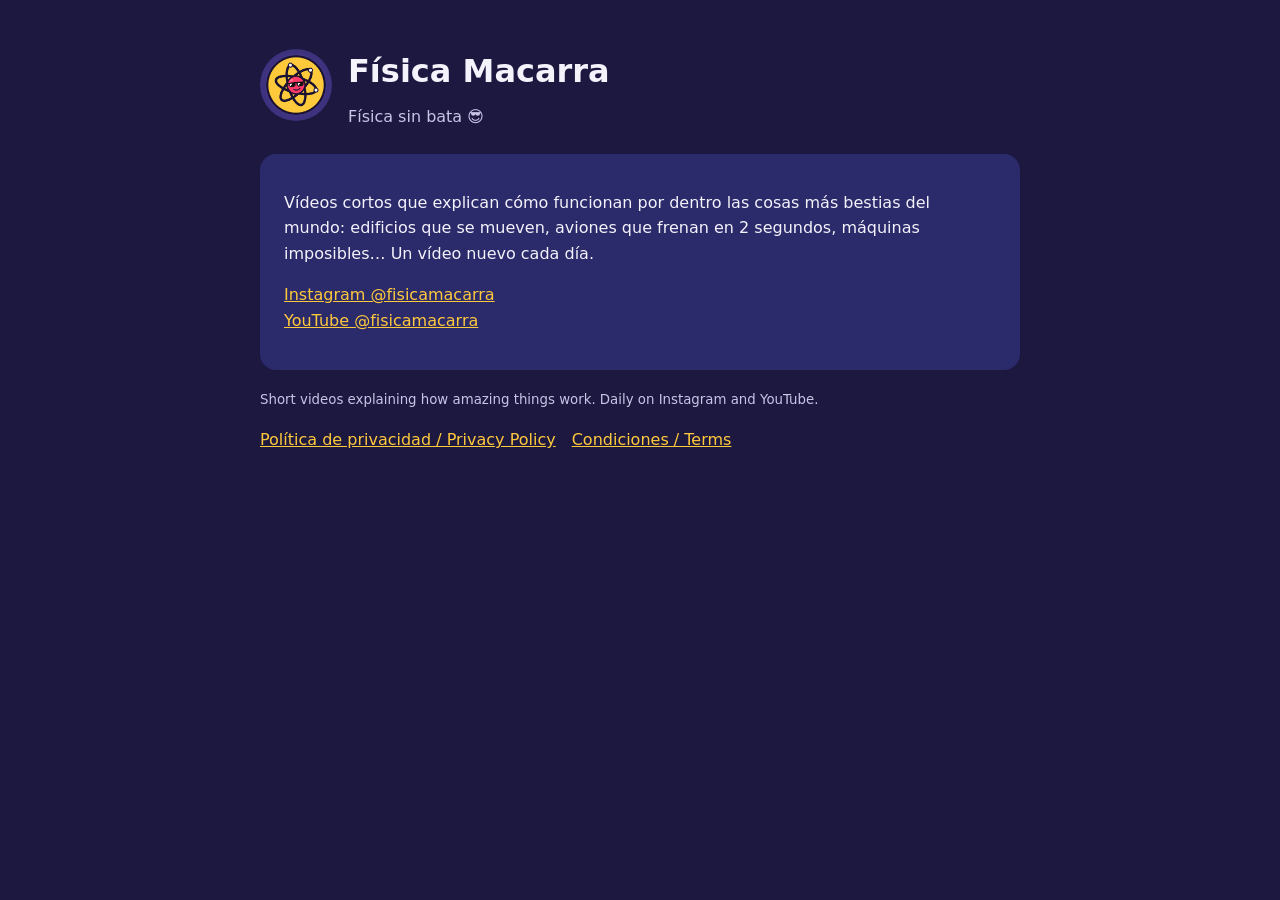
<file: index.html>
<!doctype html><html lang="es"><head><meta charset="utf-8"><meta name="viewport" content="width=device-width,initial-scale=1"><title>Física Macarra</title><link rel="stylesheet" href="estilo.css"><link rel="icon" href="logo.png"></head><body><main>
<div class="top"><img src="logo.png" alt="Logo de Física Macarra"><div><h1>Física Macarra</h1><div class="mut">Física sin bata 😎</div></div></div>
<div class="card"><p>Vídeos cortos que explican cómo funcionan por dentro las cosas más bestias del mundo: edificios que se mueven, aviones que frenan en 2 segundos, máquinas imposibles… Un vídeo nuevo cada día.</p>
<p><a href="https://www.instagram.com/fisicamacarra">Instagram @fisicamacarra</a><br><a href="https://www.youtube.com/@fisicamacarra">YouTube @fisicamacarra</a></p></div>
<p class="mut"><small>Short videos explaining how amazing things work. Daily on Instagram and YouTube.</small></p>
<nav><a href="privacidad.html">Política de privacidad / Privacy Policy</a><a href="condiciones.html">Condiciones / Terms</a></nav>
</main></body></html>
</file>
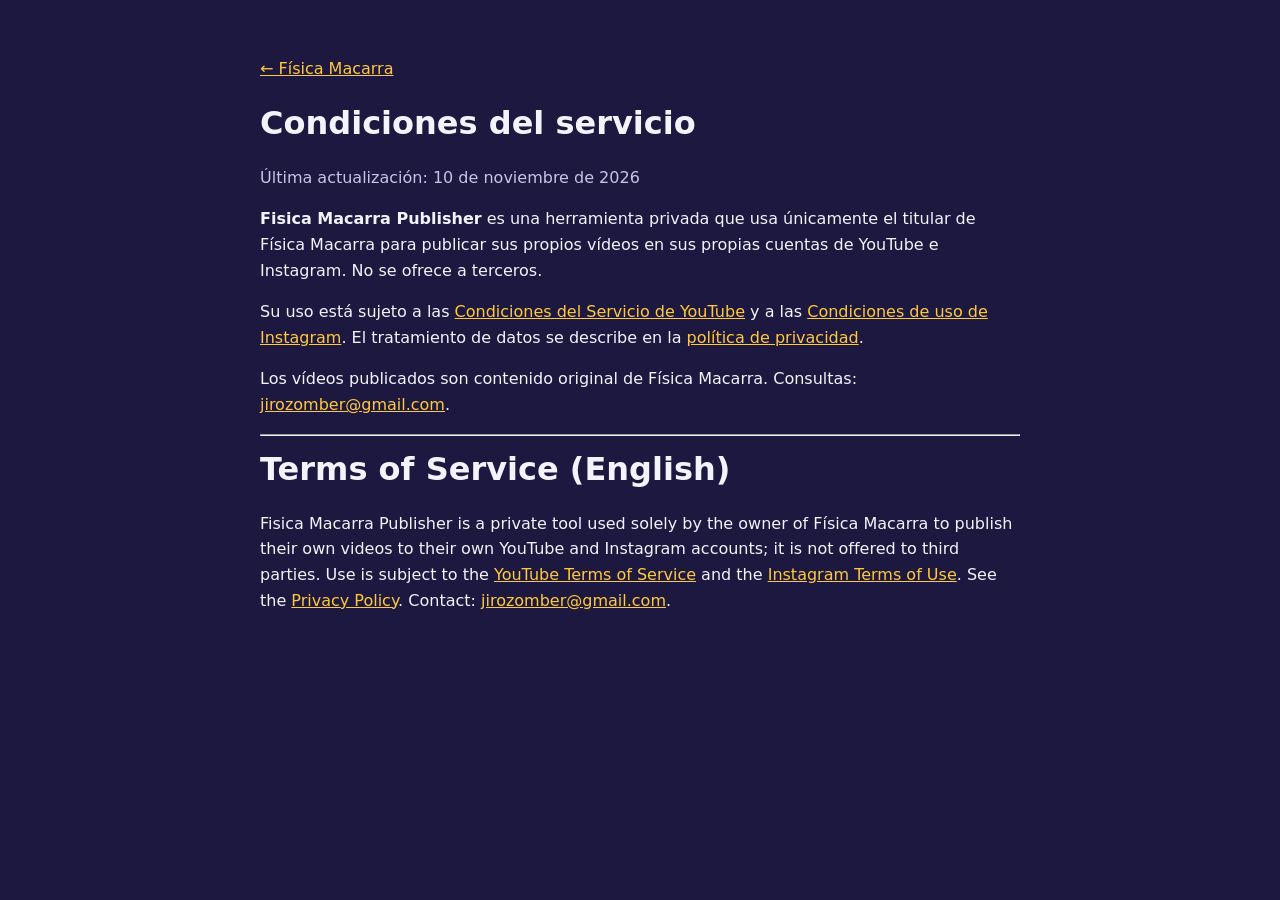
<file: condiciones.html>
<!doctype html><html lang="es"><head><meta charset="utf-8"><meta name="viewport" content="width=device-width,initial-scale=1"><title>Condiciones del servicio · Física Macarra</title><link rel="stylesheet" href="estilo.css"><link rel="icon" href="logo.png"></head><body><main>
<p><a href="index.html">← Física Macarra</a></p>
<h1>Condiciones del servicio</h1><p class="mut">Última actualización: 10 de noviembre de 2026</p>
<p><strong>Fisica Macarra Publisher</strong> es una herramienta privada que usa únicamente el titular de Física Macarra para publicar sus propios vídeos en sus propias cuentas de YouTube e Instagram. No se ofrece a terceros.</p>
<p>Su uso está sujeto a las <a href="https://www.youtube.com/t/terms">Condiciones del Servicio de YouTube</a> y a las <a href="https://help.instagram.com/581066165581870">Condiciones de uso de Instagram</a>. El tratamiento de datos se describe en la <a href="privacidad.html">política de privacidad</a>.</p>
<p>Los vídeos publicados son contenido original de Física Macarra. Consultas: <a href="mailto:jirozomber@gmail.com">jirozomber@gmail.com</a>.</p>
<hr>
<h1>Terms of Service (English)</h1>
<p>Fisica Macarra Publisher is a private tool used solely by the owner of Física Macarra to publish their own videos to their own YouTube and Instagram accounts; it is not offered to third parties. Use is subject to the <a href="https://www.youtube.com/t/terms">YouTube Terms of Service</a> and the <a href="https://help.instagram.com/581066165581870">Instagram Terms of Use</a>. See the <a href="privacidad.html">Privacy Policy</a>. Contact: <a href="mailto:jirozomber@gmail.com">jirozomber@gmail.com</a>.</p>
</main></body></html>
</file>
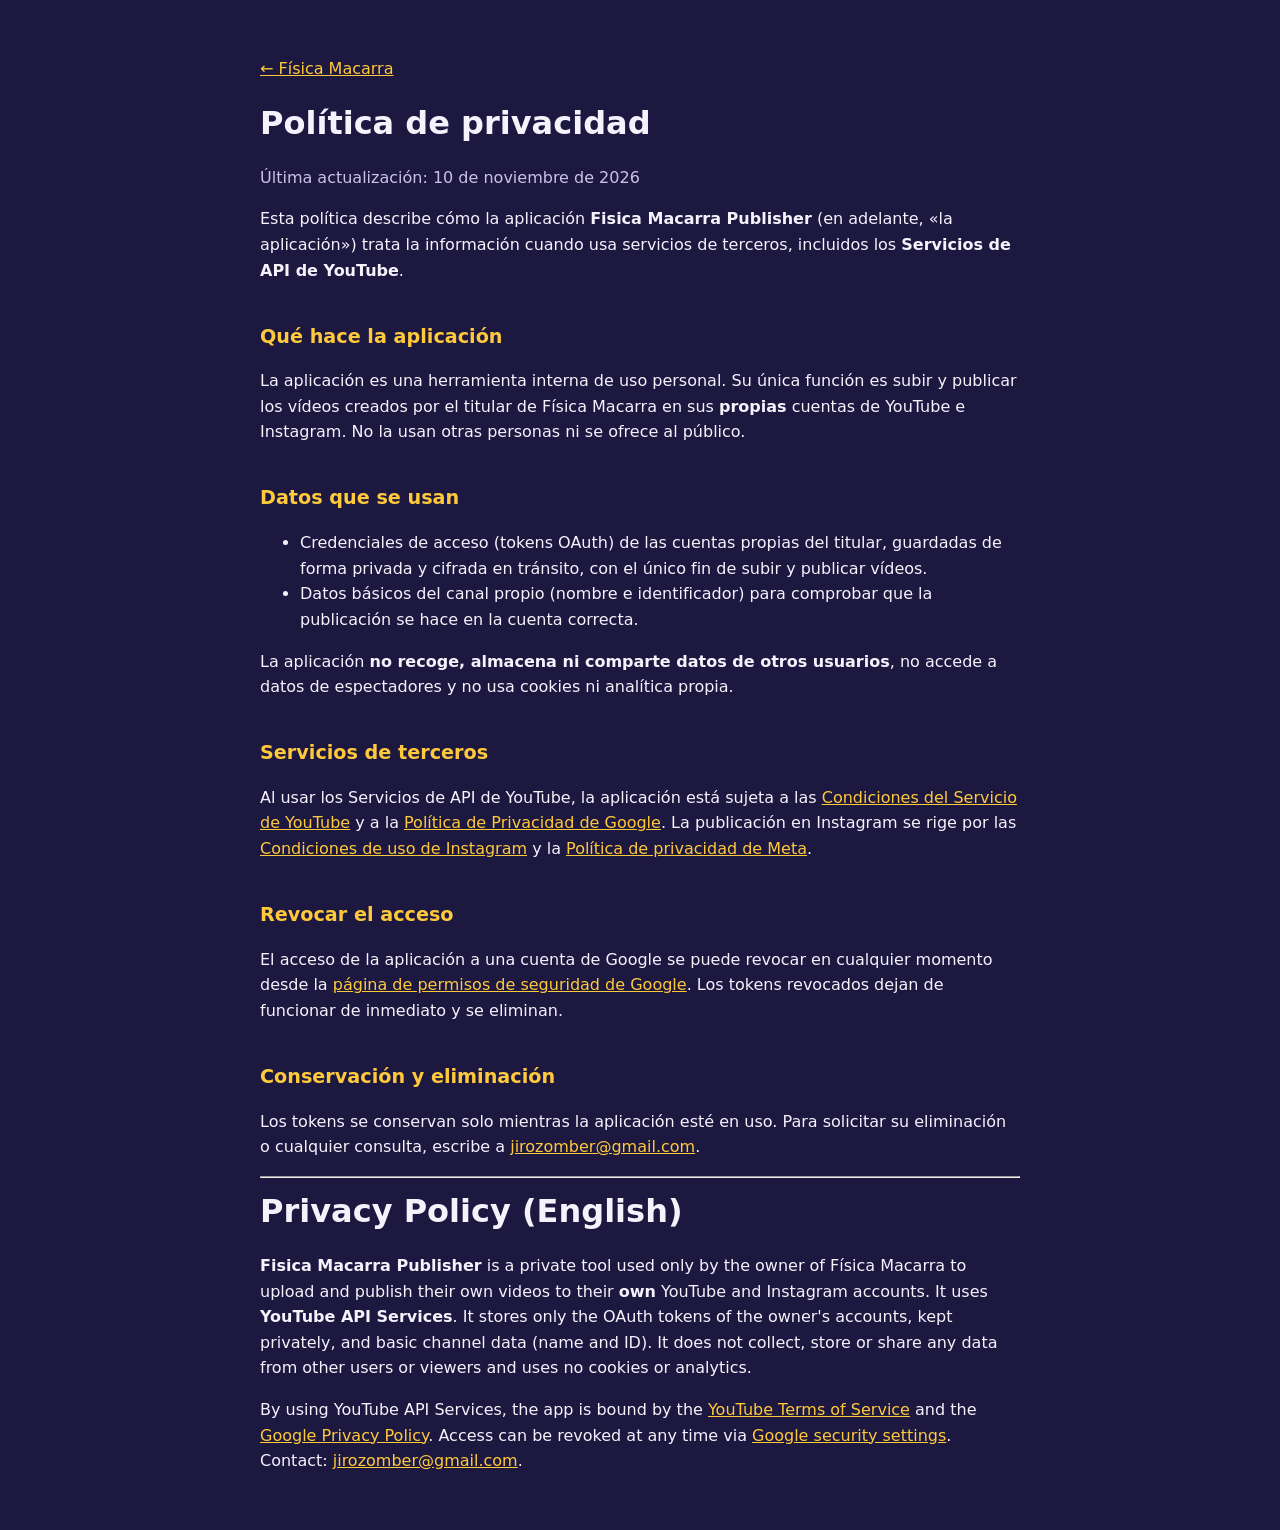
<file: privacidad.html>
<!doctype html><html lang="es"><head><meta charset="utf-8"><meta name="viewport" content="width=device-width,initial-scale=1"><title>Política de privacidad · Física Macarra</title><link rel="stylesheet" href="estilo.css"><link rel="icon" href="logo.png"></head><body><main>
<p><a href="index.html">← Física Macarra</a></p>
<h1>Política de privacidad</h1><p class="mut">Última actualización: 10 de noviembre de 2026</p>
<p>Esta política describe cómo la aplicación <strong>Fisica Macarra Publisher</strong> (en adelante, «la aplicación») trata la información cuando usa servicios de terceros, incluidos los <strong>Servicios de API de YouTube</strong>.</p>
<h2>Qué hace la aplicación</h2>
<p>La aplicación es una herramienta interna de uso personal. Su única función es subir y publicar los vídeos creados por el titular de Física Macarra en sus <strong>propias</strong> cuentas de YouTube e Instagram. No la usan otras personas ni se ofrece al público.</p>
<h2>Datos que se usan</h2>
<ul><li>Credenciales de acceso (tokens OAuth) de las cuentas propias del titular, guardadas de forma privada y cifrada en tránsito, con el único fin de subir y publicar vídeos.</li>
<li>Datos básicos del canal propio (nombre e identificador) para comprobar que la publicación se hace en la cuenta correcta.</li></ul>
<p>La aplicación <strong>no recoge, almacena ni comparte datos de otros usuarios</strong>, no accede a datos de espectadores y no usa cookies ni analítica propia.</p>
<h2>Servicios de terceros</h2>
<p>Al usar los Servicios de API de YouTube, la aplicación está sujeta a las <a href="https://www.youtube.com/t/terms">Condiciones del Servicio de YouTube</a> y a la <a href="https://policies.google.com/privacy">Política de Privacidad de Google</a>. La publicación en Instagram se rige por las <a href="https://help.instagram.com/581066165581870">Condiciones de uso de Instagram</a> y la <a href="https://privacycenter.instagram.com/policy">Política de privacidad de Meta</a>.</p>
<h2>Revocar el acceso</h2>
<p>El acceso de la aplicación a una cuenta de Google se puede revocar en cualquier momento desde la <a href="https://security.google.com/settings/security/permissions">página de permisos de seguridad de Google</a>. Los tokens revocados dejan de funcionar de inmediato y se eliminan.</p>
<h2>Conservación y eliminación</h2>
<p>Los tokens se conservan solo mientras la aplicación esté en uso. Para solicitar su eliminación o cualquier consulta, escribe a <a href="mailto:jirozomber@gmail.com">jirozomber@gmail.com</a>.</p>
<hr>
<h1>Privacy Policy (English)</h1>
<p><strong>Fisica Macarra Publisher</strong> is a private tool used only by the owner of Física Macarra to upload and publish their own videos to their <strong>own</strong> YouTube and Instagram accounts. It uses <strong>YouTube API Services</strong>. It stores only the OAuth tokens of the owner's accounts, kept privately, and basic channel data (name and ID). It does not collect, store or share any data from other users or viewers and uses no cookies or analytics.</p>
<p>By using YouTube API Services, the app is bound by the <a href="https://www.youtube.com/t/terms">YouTube Terms of Service</a> and the <a href="https://policies.google.com/privacy">Google Privacy Policy</a>. Access can be revoked at any time via <a href="https://security.google.com/settings/security/permissions">Google security settings</a>. Contact: <a href="mailto:jirozomber@gmail.com">jirozomber@gmail.com</a>.</p>
</main></body></html>
</file>
<file: estilo.css>
:root{--bg:#1d1840;--card:#2b2a6b;--tx:#f4f2fb;--mut:#c9c3e6;--y:#ffc93c;--p:#ff3b6b}
body{margin:0;background:var(--bg);color:var(--tx);font:16px/1.6 system-ui,-apple-system,Segoe UI,Roboto,sans-serif}
main{max-width:760px;margin:0 auto;padding:40px 16px}
a{color:var(--y)}h1{font-size:2rem;margin:.2em 0}h2{font-size:1.2rem;margin-top:2em;color:var(--y)}
.top{display:flex;align-items:center;gap:16px}.top img{width:72px;height:72px;border-radius:50%}
.card{background:var(--card);border-radius:16px;padding:20px 24px;margin-top:24px}
small,.mut{color:var(--mut)}nav a{margin-right:16px}
</file>
